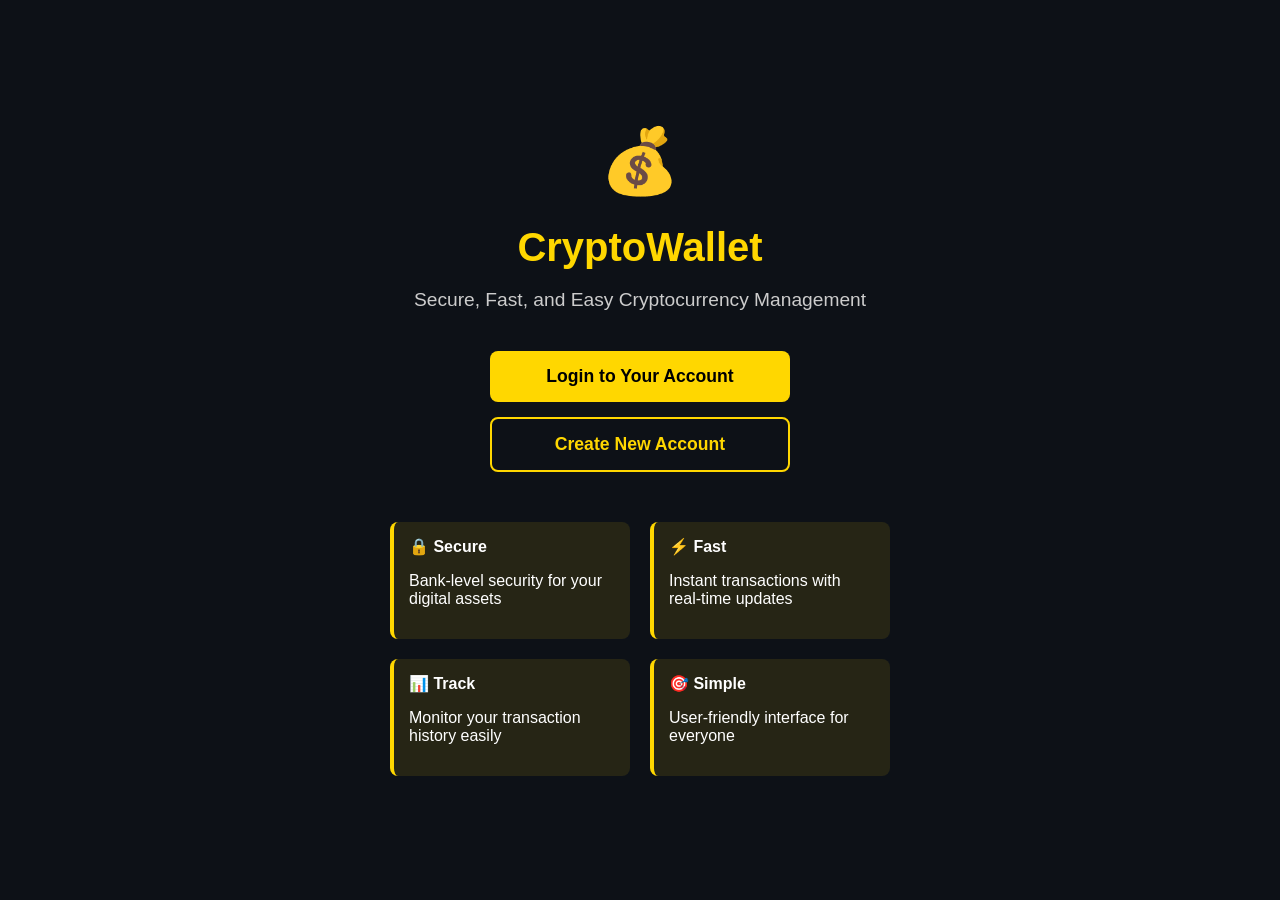
<file: src/main/resources/templates/index.html>
<!DOCTYPE html>
<html xmlns:th="http://www.thymeleaf.org">
<head>
    <meta charset="UTF-8">
    <title>CryptoWallet - Welcome</title>
    <style>
        body {
            background-color: #0d1117;
            color: white;
            font-family: 'Segoe UI', Arial, sans-serif;
            margin: 0;
            padding: 0;
            display: flex;
            justify-content: center;
            align-items: center;
            height: 100vh;
        }
        .container {
            text-align: center;
            max-width: 500px;
            padding: 40px;
        }
        .logo {
            font-size: 4rem;
            margin-bottom: 20px;
            color: #ffd700;
        }
        h1 {
            color: #ffd700;
            margin-bottom: 10px;
            font-size: 2.5rem;
        }
        .subtitle {
            color: #ccc;
            margin-bottom: 40px;
            font-size: 1.2rem;
        }
        .button-container {
            display: flex;
            flex-direction: column;
            gap: 15px;
            max-width: 300px;
            margin: 0 auto;
        }
        .btn {
            padding: 15px 30px;
            border: none;
            border-radius: 8px;
            font-size: 1.1rem;
            font-weight: bold;
            cursor: pointer;
            text-decoration: none;
            display: block;
            transition: all 0.3s ease;
        }
        .btn-primary {
            background-color: #ffd700;
            color: #000;
        }
        .btn-primary:hover {
            background-color: #ffed4a;
            transform: translateY(-2px);
        }
        .btn-secondary {
            background-color: transparent;
            color: #ffd700;
            border: 2px solid #ffd700;
        }
        .btn-secondary:hover {
            background-color: #ffd700;
            color: #000;
            transform: translateY(-2px);
        }
        .features {
            margin-top: 50px;
            display: grid;
            grid-template-columns: repeat(2, 1fr);
            gap: 20px;
            text-align: left;
        }
        .feature {
            background: rgba(255, 215, 0, 0.1);
            padding: 15px;
            border-radius: 8px;
            border-left: 4px solid #ffd700;
        }
    </style>
</head>
<body>
<div class="container">
    <div class="logo">💰</div>
    <h1>CryptoWallet</h1>
    <p class="subtitle">Secure, Fast, and Easy Cryptocurrency Management</p>

    <div class="button-container">
        <a th:href="@{/login}" class="btn btn-primary">Login to Your Account</a>
        <a th:href="@{/register}" class="btn btn-secondary">Create New Account</a>
    </div>

    <div class="features">
        <div class="feature">
            <strong>🔒 Secure</strong>
            <p>Bank-level security for your digital assets</p>
        </div>
        <div class="feature">
            <strong>⚡ Fast</strong>
            <p>Instant transactions with real-time updates</p>
        </div>
        <div class="feature">
            <strong>📊 Track</strong>
            <p>Monitor your transaction history easily</p>
        </div>
        <div class="feature">
            <strong>🎯 Simple</strong>
            <p>User-friendly interface for everyone</p>
        </div>
    </div>
</div>
</body>
</html>
</file>
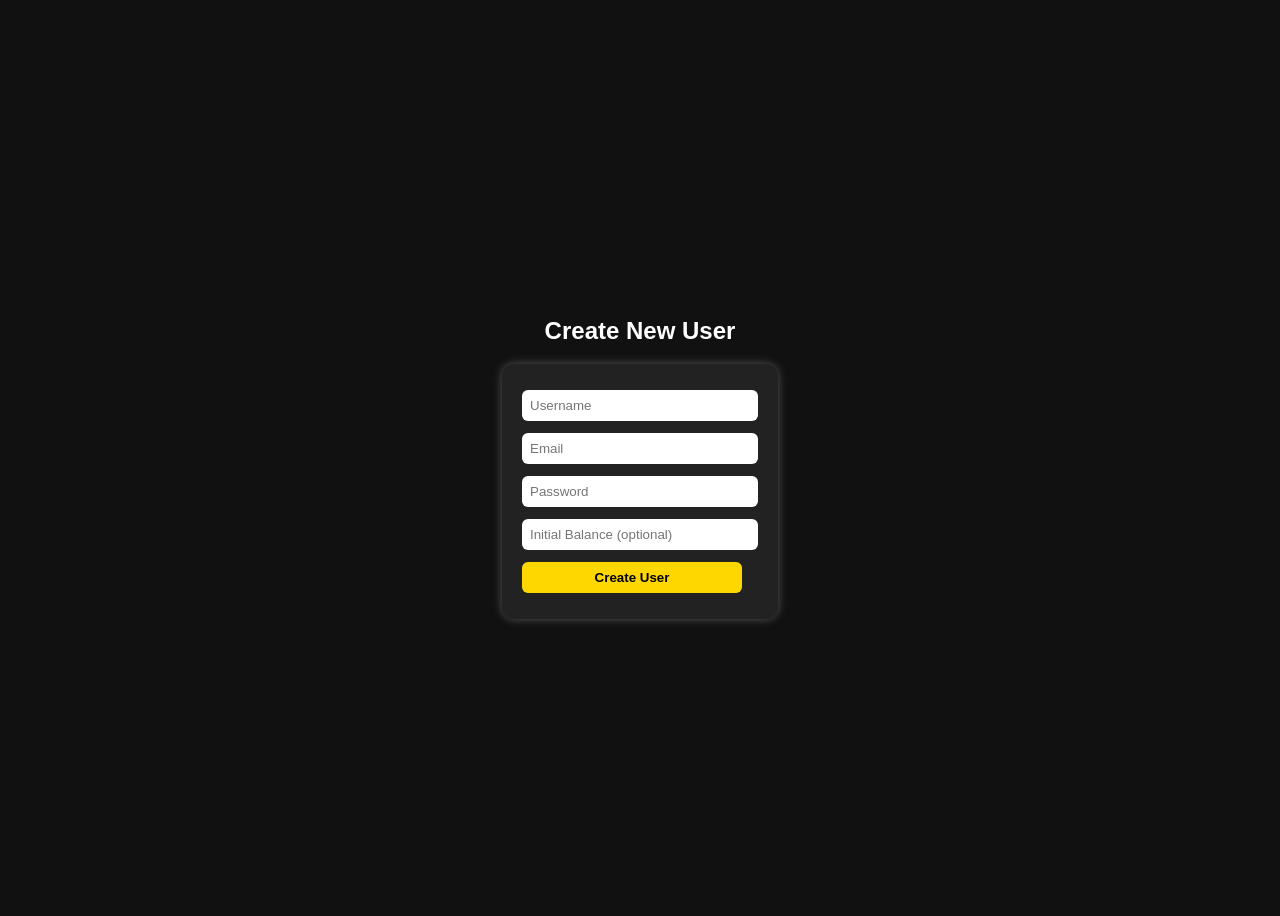
<file: src/main/resources/templates/admin_create_user.html>
<!DOCTYPE html>
<html xmlns:th="http://www.thymeleaf.org">
<head>
    <meta charset="utf-8">
    <title>Create User (Admin)</title>
    <style>
        body {
            font-family: Arial, sans-serif;
            background-color: #111;
            color: #fff;
            display: flex;
            justify-content: center;
            align-items: center;
            height: 100vh;
            flex-direction: column;
        }
        form {
            background-color: #222;
            padding: 20px;
            border-radius: 12px;
            box-shadow: 0 0 10px #555;
        }
        input, button {
            margin: 6px 0;
            padding: 8px;
            width: 220px;
            border-radius: 6px;
            border: none;
        }
        button {
            background-color: gold;
            color: black;
            font-weight: bold;
            cursor: pointer;
        }
    </style>
</head>
<body>
<h2>Create New User</h2>

<div th:if="${error}" th:text="${error}" style="color:red"></div>
<div th:if="${message}" th:text="${message}" style="color:gold"></div>

<form method="post" th:action="@{/admin/create-user}">
    <input name="username" placeholder="Username" required/><br/>
    <input name="email" placeholder="Email" required/><br/>
    <input name="password" placeholder="Password" type="password" required/><br/>
    <input name="initialBalance" placeholder="Initial Balance (optional)"/><br/>
    <button type="submit">Create User</button>
</form>
</body>
</html>
</file>
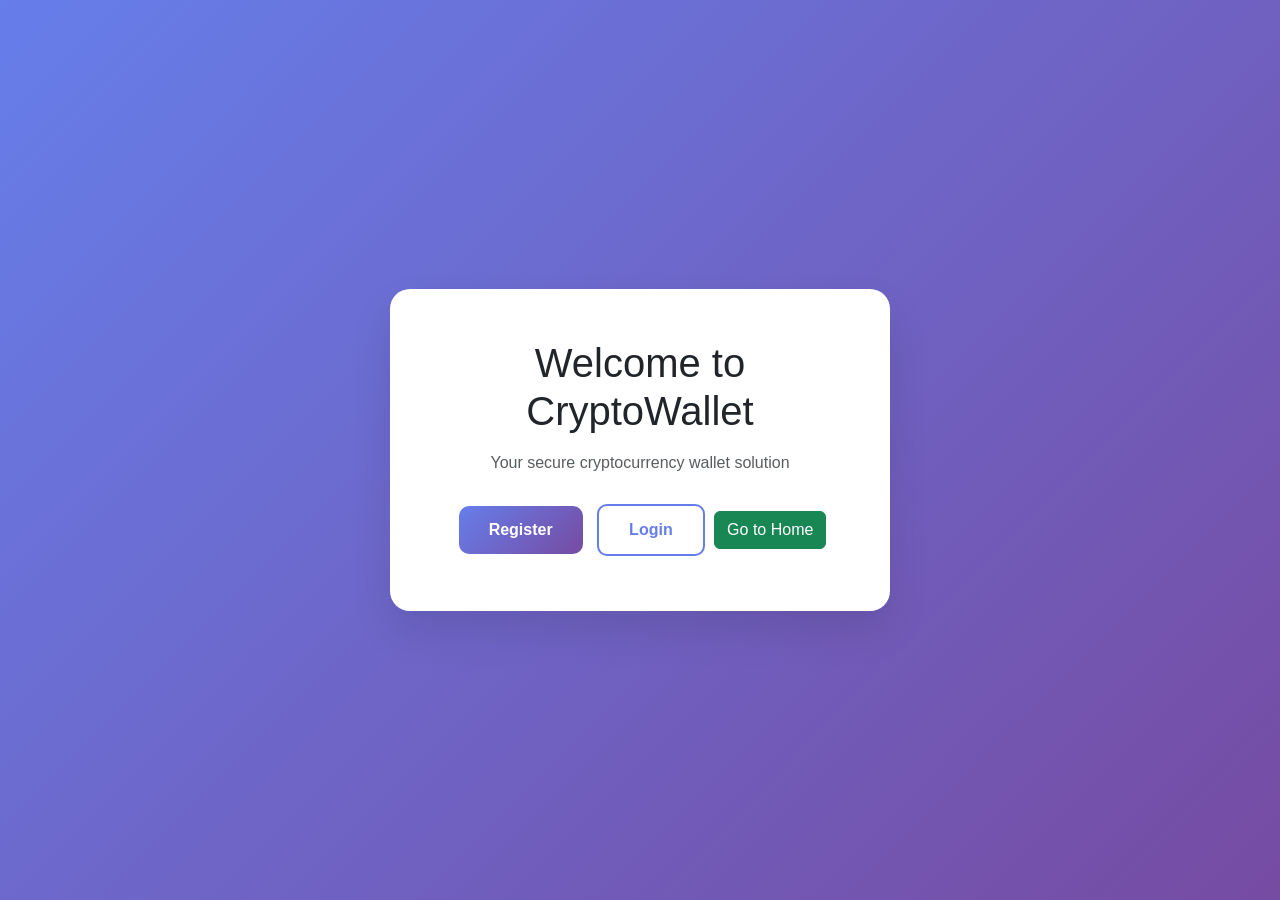
<file: src/main/resources/templates/dashboard.html>
<!DOCTYPE html>
<html xmlns:th="http://www.thymeleaf.org">
<head>
    <title>CryptoWallet</title>
    <link href="https://cdn.jsdelivr.net/npm/bootstrap@5.1.3/dist/css/bootstrap.min.css" rel="stylesheet">
    <style>
        body {
            background: linear-gradient(135deg, #667eea 0%, #764ba2 100%);
            min-height: 100vh;
            display: flex;
            align-items: center;
            justify-content: center;
            font-family: 'Segoe UI', Tahoma, Geneva, Verdana, sans-serif;
        }
        .welcome-container {
            background: white;
            border-radius: 20px;
            padding: 50px;
            text-align: center;
            box-shadow: 0 20px 40px rgba(0,0,0,0.1);
            max-width: 500px;
            width: 100%;
        }
        .btn-primary {
            background: linear-gradient(135deg, #667eea 0%, #764ba2 100%);
            border: none;
            border-radius: 10px;
            padding: 12px 30px;
            font-weight: 600;
            margin: 5px;
        }
        .btn-outline-primary {
            border: 2px solid #667eea;
            color: #667eea;
            border-radius: 10px;
            padding: 12px 30px;
            font-weight: 600;
            margin: 5px;
        }
    </style>
</head>
<body>
<div class="welcome-container">
    <h1 class="mb-3">Welcome to CryptoWallet</h1>
    <p class="text-muted mb-4">Your secure cryptocurrency wallet solution</p>

    <div class="mt-4">
        <a href="/register" class="btn btn-primary">Register</a>
        <a href="/login" class="btn btn-outline-primary">Login</a>
        <a href="/home" class="btn btn-success">Go to Home</a>
    </div>
</div>
</body>
</html>
</file>
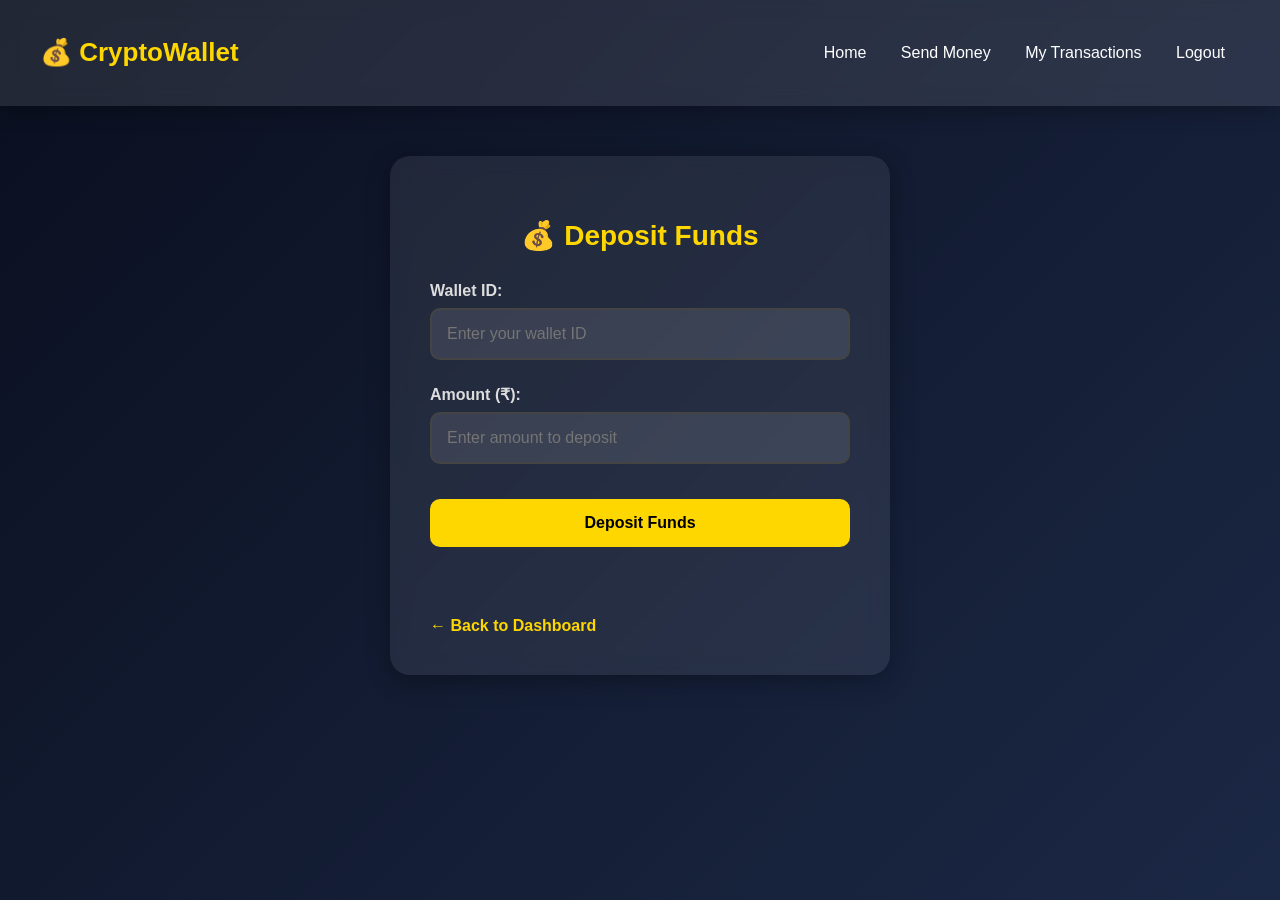
<file: src/main/resources/templates/deposit.html>
<!DOCTYPE html>
<html xmlns:th="http://www.thymeleaf.org">
<head>
    <meta charset="UTF-8">
    <title>Deposit Funds - CryptoWallet</title>
    <style>
        body {
            background: linear-gradient(135deg, #0a0f1f, #1b2845);
            color: white;
            font-family: 'Poppins', sans-serif;
            margin: 0;
            padding: 0;
            min-height: 100vh;
        }

        header {
            background: rgba(255, 255, 255, 0.1);
            padding: 20px 40px;
            display: flex;
            justify-content: space-between;
            align-items: center;
            backdrop-filter: blur(10px);
            box-shadow: 0 4px 20px rgba(0, 0, 0, 0.3);
        }

        header h1 {
            color: #ffd700;
            font-size: 26px;
        }

        header nav a {
            color: #fff;
            text-decoration: none;
            margin: 0 15px;
            transition: color 0.3s;
        }

        header nav a:hover {
            color: #ffd700;
        }

        .container {
            max-width: 500px;
            margin: 50px auto;
            padding: 0 20px;
        }

        .form-card {
            background: rgba(255, 255, 255, 0.08);
            padding: 40px;
            border-radius: 20px;
            box-shadow: 0 6px 25px rgba(0, 0, 0, 0.3);
            backdrop-filter: blur(10px);
        }

        h2 {
            color: #ffd700;
            text-align: center;
            margin-bottom: 30px;
            font-size: 28px;
        }

        .form-group {
            margin-bottom: 25px;
        }

        label {
            display: block;
            margin-bottom: 8px;
            font-weight: 600;
            color: #ddd;
        }

        input[type="number"] {
            width: 100%;
            padding: 15px;
            border: 2px solid #444;
            border-radius: 10px;
            background-color: rgba(255, 255, 255, 0.1);
            color: white;
            font-size: 16px;
            transition: border-color 0.3s;
            box-sizing: border-box;
        }

        input[type="number"]:focus {
            outline: none;
            border-color: #ffd700;
        }

        .btn {
            background-color: #ffd700;
            color: #000;
            border: none;
            padding: 15px 30px;
            border-radius: 10px;
            font-size: 16px;
            font-weight: 600;
            cursor: pointer;
            transition: all 0.3s;
            width: 100%;
            margin-top: 10px;
        }

        .btn:hover {
            background-color: #fff;
            transform: translateY(-2px);
        }

        .message {
            padding: 15px;
            border-radius: 8px;
            margin-top: 20px;
            text-align: center;
            font-weight: 600;
        }

        .success {
            background-color: rgba(0, 255, 136, 0.1);
            color: #00ff88;
            border: 1px solid #00ff88;
        }

        .error {
            background-color: rgba(255, 68, 68, 0.1);
            color: #ff4444;
            border: 1px solid #ff4444;
        }

        .back-link {
            display: inline-block;
            margin-top: 20px;
            color: #ffd700;
            text-decoration: none;
            font-weight: 600;
        }

        .back-link:hover {
            text-decoration: underline;
        }
    </style>
</head>
<body>
<header>
    <h1>💰 CryptoWallet</h1>
    <nav>
        <a th:href="@{/home}">Home</a>
        <a th:href="@{/transactions}">Send Money</a>
        <a th:href="@{/history}">My Transactions</a>
        <a th:href="@{/logout}">Logout</a>
    </nav>
</header>

<div class="container">
    <div class="form-card">
        <h2>💰 Deposit Funds</h2>

        <form th:action="@{/deposit}" method="post">
            <div class="form-group">
                <label for="walletId">Wallet ID:</label>
                <input type="number" id="walletId" name="walletId" placeholder="Enter your wallet ID" required>
            </div>

            <div class="form-group">
                <label for="amount">Amount (₹):</label>
                <input type="number" id="amount" name="amount" step="0.01" min="0.01" placeholder="Enter amount to deposit" required>
            </div>

            <button type="submit" class="btn">Deposit Funds</button>
        </form>

        <!-- FIXED: Simplified Thymeleaf expression -->
        <div th:if="${message}" class="message" th:text="${message}"
             th:class="${#strings.contains(message, '✅') or #strings.contains(message, 'Success')} ? 'success' : 'error'"></div>

        <a th:href="@{/home}" class="back-link">← Back to Dashboard</a>
    </div>
</div>
</body>
</html>
</file>
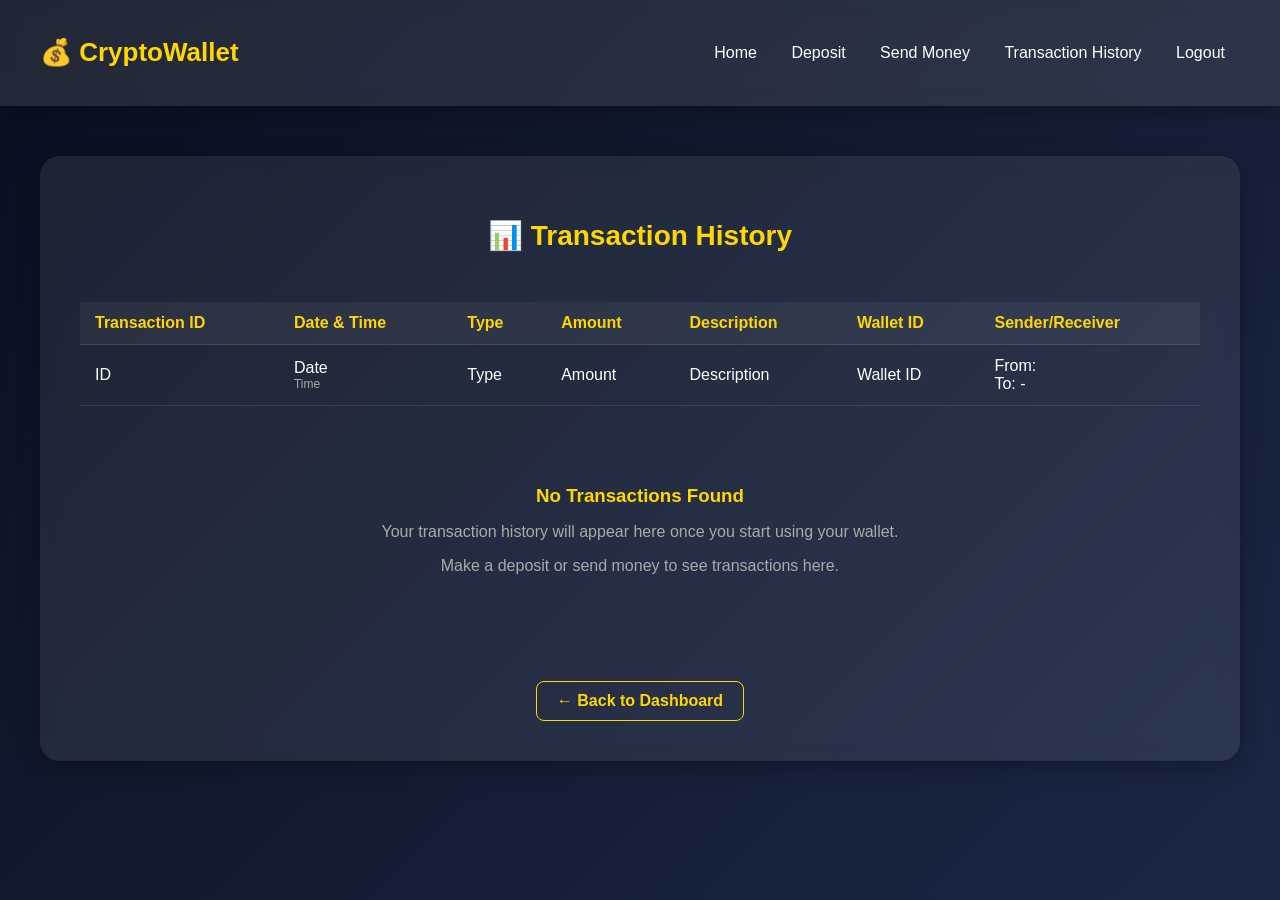
<file: src/main/resources/templates/history.html>
<!DOCTYPE html>
<html xmlns:th="http://www.thymeleaf.org">
<head>
    <meta charset="UTF-8">
    <title>Transaction History - CryptoWallet</title>
    <style>
        body {
            background: linear-gradient(135deg, #0a0f1f, #1b2845);
            color: white;
            font-family: 'Poppins', sans-serif;
            margin: 0;
            padding: 0;
            min-height: 100vh;
        }

        header {
            background: rgba(255, 255, 255, 0.1);
            padding: 20px 40px;
            display: flex;
            justify-content: space-between;
            align-items: center;
            backdrop-filter: blur(10px);
            box-shadow: 0 4px 20px rgba(0, 0, 0, 0.3);
        }

        header h1 {
            color: #ffd700;
            font-size: 26px;
        }

        header nav a {
            color: #fff;
            text-decoration: none;
            margin: 0 15px;
            transition: color 0.3s;
        }

        header nav a:hover {
            color: #ffd700;
        }

        .container {
            max-width: 1200px;
            margin: 50px auto;
            padding: 0 20px;
        }

        .history-card {
            background: rgba(255, 255, 255, 0.08);
            padding: 40px;
            border-radius: 20px;
            box-shadow: 0 6px 25px rgba(0, 0, 0, 0.3);
            backdrop-filter: blur(10px);
        }

        h2 {
            color: #ffd700;
            text-align: center;
            margin-bottom: 30px;
            font-size: 28px;
        }

        .transactions-table {
            width: 100%;
            border-collapse: collapse;
            margin-top: 20px;
        }

        .transactions-table th,
        .transactions-table td {
            padding: 12px 15px;
            text-align: left;
            border-bottom: 1px solid rgba(255, 255, 255, 0.1);
        }

        .transactions-table th {
            color: #ffd700;
            font-weight: 600;
            background: rgba(255, 255, 255, 0.05);
        }

        .transaction-type {
            padding: 6px 12px;
            border-radius: 6px;
            font-weight: 600;
            font-size: 12px;
        }

        .type-DEPOSIT {
            background-color: rgba(0, 255, 136, 0.2);
            color: #00ff88;
            border: 1px solid rgba(0, 255, 136, 0.3);
        }

        .type-WITHDRAWAL {
            background-color: rgba(255, 68, 68, 0.2);
            color: #ff4444;
            border: 1px solid rgba(255, 68, 68, 0.3);
        }

        .type-TRANSFER {
            background-color: rgba(255, 215, 0, 0.2);
            color: #ffd700;
            border: 1px solid rgba(255, 215, 0, 0.3);
        }

        .amount-positive {
            color: #00ff88;
            font-weight: 600;
        }

        .amount-negative {
            color: #ff4444;
            font-weight: 600;
        }

        .no-transactions {
            text-align: center;
            padding: 60px 40px;
            color: #aaa;
        }

        .no-transactions h3 {
            color: #ffd700;
            margin-bottom: 15px;
        }

        .back-link {
            display: inline-block;
            margin-top: 30px;
            color: #ffd700;
            text-decoration: none;
            font-weight: 600;
            padding: 10px 20px;
            border: 1px solid #ffd700;
            border-radius: 8px;
            transition: all 0.3s;
        }

        .back-link:hover {
            background-color: #ffd700;
            color: #000;
            text-decoration: none;
        }

        .table-container {
            overflow-x: auto;
        }

        .timestamp {
            font-size: 12px;
            color: #aaa;
        }
    </style>
</head>
<body>
<header>
    <h1>💰 CryptoWallet</h1>
    <nav>
        <a th:href="@{/home}">Home</a>
        <a th:href="@{/deposit}">Deposit</a>
        <a th:href="@{/transactions}">Send Money</a>
        <a th:href="@{/history}">Transaction History</a>
        <a th:href="@{/logout}">Logout</a>
    </nav>
</header>

<div class="container">
    <div class="history-card">
        <h2>📊 Transaction History</h2>

        <div class="table-container">
            <table class="transactions-table" th:if="${not #lists.isEmpty(transactions)}">
                <thead>
                <tr>
                    <th>Transaction ID</th>
                    <th>Date & Time</th>
                    <th>Type</th>
                    <th>Amount</th>
                    <th>Description</th>
                    <th>Wallet ID</th>
                    <th>Sender/Receiver</th>
                </tr>
                </thead>
                <tbody>
                <tr th:each="transaction : ${transactions}">
                    <td th:text="${transaction.id}">ID</td>
                    <td>
                        <div th:text="${#temporals.format(transaction.timestamp, 'dd-MM-yyyy')}">Date</div>
                        <div class="timestamp" th:text="${#temporals.format(transaction.timestamp, 'HH:mm:ss')}">Time</div>
                    </td>
                    <td>
                            <span th:class="'transaction-type type-' + ${transaction.type}"
                                  th:text="${transaction.type}">Type</span>
                    </td>
                    <td th:class="${transaction.type == 'DEPOSIT' ? 'amount-positive' : 'amount-negative'}"
                        th:text="'₹' + ${transaction.amount}">Amount</td>
                    <td th:text="${transaction.description}">Description</td>
                    <td th:text="${transaction.wallet != null ? transaction.wallet.id : 'N/A'}">Wallet ID</td>
                    <td>
                            <span th:if="${transaction.type == 'TRANSFER'}">
                                From: <span th:text="${transaction.senderWalletId}"></span><br>
                                To: <span th:text="${transaction.receiverWalletId}"></span>
                            </span>
                        <span th:if="${transaction.type != 'TRANSFER'}">-</span>
                    </td>
                </tr>
                </tbody>
            </table>
        </div>

        <div th:if="${#lists.isEmpty(transactions)}" class="no-transactions">
            <h3>No Transactions Found</h3>
            <p>Your transaction history will appear here once you start using your wallet.</p>
            <p>Make a deposit or send money to see transactions here.</p>
        </div>

        <div style="text-align: center;">
            <a th:href="@{/home}" class="back-link">← Back to Dashboard</a>
        </div>
    </div>
</div>
</body>
</html>
</file>
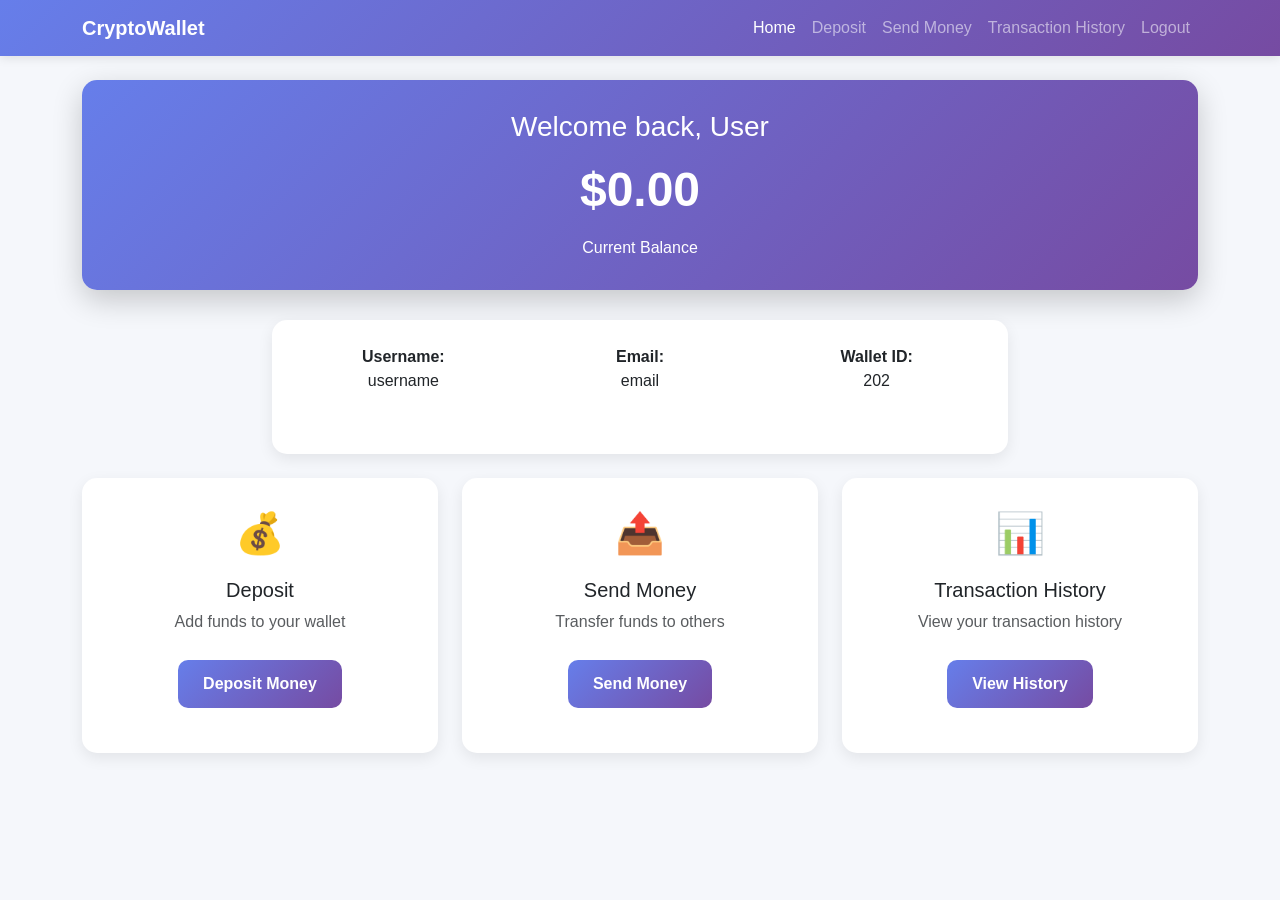
<file: src/main/resources/templates/home.html>
<!DOCTYPE html>
<html xmlns:th="http://www.thymeleaf.org">
<head>
    <title>CryptoWallet</title>
    <link href="https://cdn.jsdelivr.net/npm/bootstrap@5.1.3/dist/css/bootstrap.min.css" rel="stylesheet">
    <style>
        body {
            background-color: #f5f7fb;
            font-family: 'Segoe UI', Tahoma, Geneva, Verdana, sans-serif;
        }
        .navbar {
            background: linear-gradient(135deg, #667eea 0%, #764ba2 100%);
            box-shadow: 0 2px 10px rgba(0,0,0,0.1);
        }
        .balance-card {
            background: linear-gradient(135deg, #667eea 0%, #764ba2 100%);
            color: white;
            border-radius: 15px;
            padding: 30px;
            margin-bottom: 30px;
            box-shadow: 0 10px 30px rgba(0,0,0,0.2);
        }
        .feature-card {
            background: white;
            border-radius: 15px;
            padding: 25px;
            margin-bottom: 20px;
            box-shadow: 0 5px 15px rgba(0,0,0,0.08);
            border: none;
            transition: transform 0.3s ease;
            height: 100%;
        }
        .feature-card:hover {
            transform: translateY(-5px);
        }
        .feature-icon {
            font-size: 2.5rem;
            margin-bottom: 15px;
            color: #667eea;
        }
        .balance-amount {
            font-size: 3rem;
            font-weight: bold;
            margin: 10px 0;
        }
        .btn-feature {
            background: linear-gradient(135deg, #667eea 0%, #764ba2 100%);
            color: white;
            border: none;
            border-radius: 10px;
            padding: 12px 25px;
            font-weight: 600;
            margin-top: 10px;
        }
    </style>
</head>
<body>
<!-- Navigation -->
<nav class="navbar navbar-expand-lg navbar-dark">
    <div class="container">
        <a class="navbar-brand fw-bold" href="/home">CryptoWallet</a>
        <div class="navbar-nav ms-auto">
            <a class="nav-link active" href="/home">Home</a>
            <a class="nav-link" href="/deposit">Deposit</a>
            <a class="nav-link" href="/transfer">Send Money</a>
            <a class="nav-link" href="/history">Transaction History</a>
            <a class="nav-link" href="/logout">Logout</a>
        </div>
    </div>
</nav>

<div class="container mt-4">
    <!-- Welcome and Balance Section -->
    <div class="balance-card text-center">
        <h3>Welcome back, <span th:text="${username}">User</span></h3>
        <div class="balance-amount">$<span th:text="${balance}">0.00</span></div>
        <p class="mb-0">Current Balance</p>
    </div>

    <!-- User Information -->
    <div class="row mb-4">
        <div class="col-md-8 mx-auto">
            <div class="feature-card text-center">
                <div class="row">
                    <div class="col-md-4">
                        <p><strong>Username:</strong><br><span th:text="${username}">username</span></p>
                    </div>
                    <div class="col-md-4">
                        <p><strong>Email:</strong><br><span th:text="${email}">email</span></p>
                    </div>
                    <div class="col-md-4">
                        <p><strong>Wallet ID:</strong><br><span th:text="${wallet?.id}">202</span></p>
                    </div>
                </div>
            </div>
        </div>
    </div>

    <!-- Feature Cards -->
    <div class="row">
        <div class="col-md-4">
            <div class="feature-card text-center">
                <div class="feature-icon">💰</div>
                <h5>Deposit</h5>
                <p class="text-muted">Add funds to your wallet</p>
                <a href="/deposit" class="btn btn-feature">Deposit Money</a>
            </div>
        </div>
        <div class="col-md-4">
            <div class="feature-card text-center">
                <div class="feature-icon">📤</div>
                <h5>Send Money</h5>
                <p class="text-muted">Transfer funds to others</p>
                <a href="/transfer" class="btn btn-feature">Send Money</a>
            </div>
        </div>
        <div class="col-md-4">
            <div class="feature-card text-center">
                <div class="feature-icon">📊</div>
                <h5>Transaction History</h5>
                <p class="text-muted">View your transaction history</p>
                <a href="/history" class="btn btn-feature">View History</a>
            </div>
        </div>
    </div>
</div>
</body>
</html>
</file>
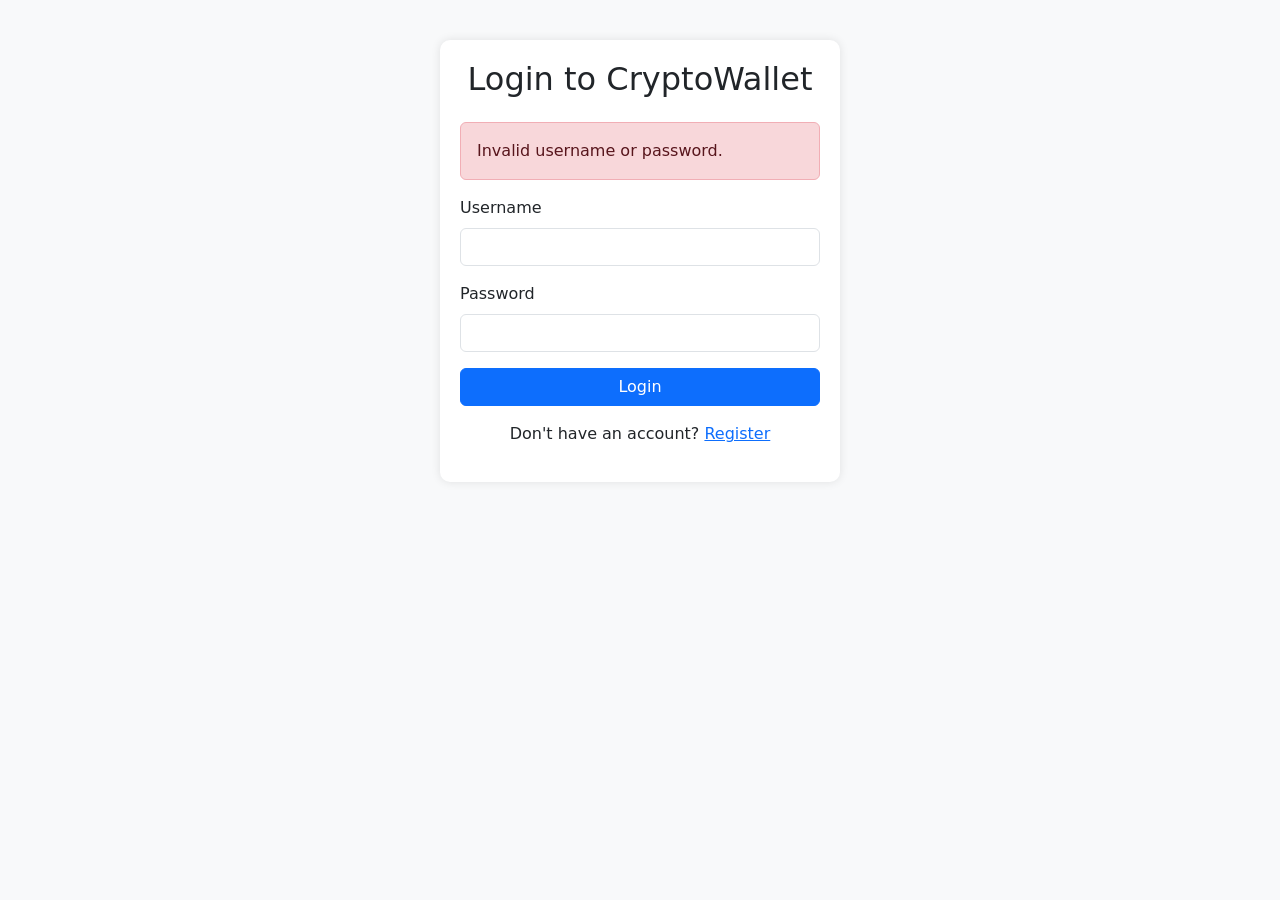
<file: src/main/resources/templates/login.html>
<!DOCTYPE html>
<html xmlns:th="http://www.thymeleaf.org">
<head>
    <title>Login - CryptoWallet</title>
    <link href="https://cdn.jsdelivr.net/npm/bootstrap@5.1.3/dist/css/bootstrap.min.css" rel="stylesheet">
    <style>
        body {
            background-color: #f8f9fa;
            padding-top: 40px;
        }
        .login-container {
            max-width: 400px;
            margin: 0 auto;
            padding: 20px;
            background: white;
            border-radius: 10px;
            box-shadow: 0 0 10px rgba(0,0,0,0.1);
        }
    </style>
</head>
<body>
<div class="container">
    <div class="login-container">
        <h2 class="text-center mb-4">Login to CryptoWallet</h2>

        <!-- Display error messages -->
        <div th:if="${param.error}" class="alert alert-danger">
            Invalid username or password.
        </div>

        <form method="post" th:action="@{/login}">
            <div class="mb-3">
                <label for="username" class="form-label">Username</label>
                <input type="text" class="form-control" id="username" name="username" required>
            </div>

            <div class="mb-3">
                <label for="password" class="form-label">Password</label>
                <input type="password" class="form-control" id="password" name="password" required>
            </div>

            <button type="submit" class="btn btn-primary w-100">Login</button>
        </form>

        <div class="text-center mt-3">
            <p>Don't have an account? <a href="/register">Register</a></p>
        </div>
    </div>
</div>
</body>
</html>
</file>
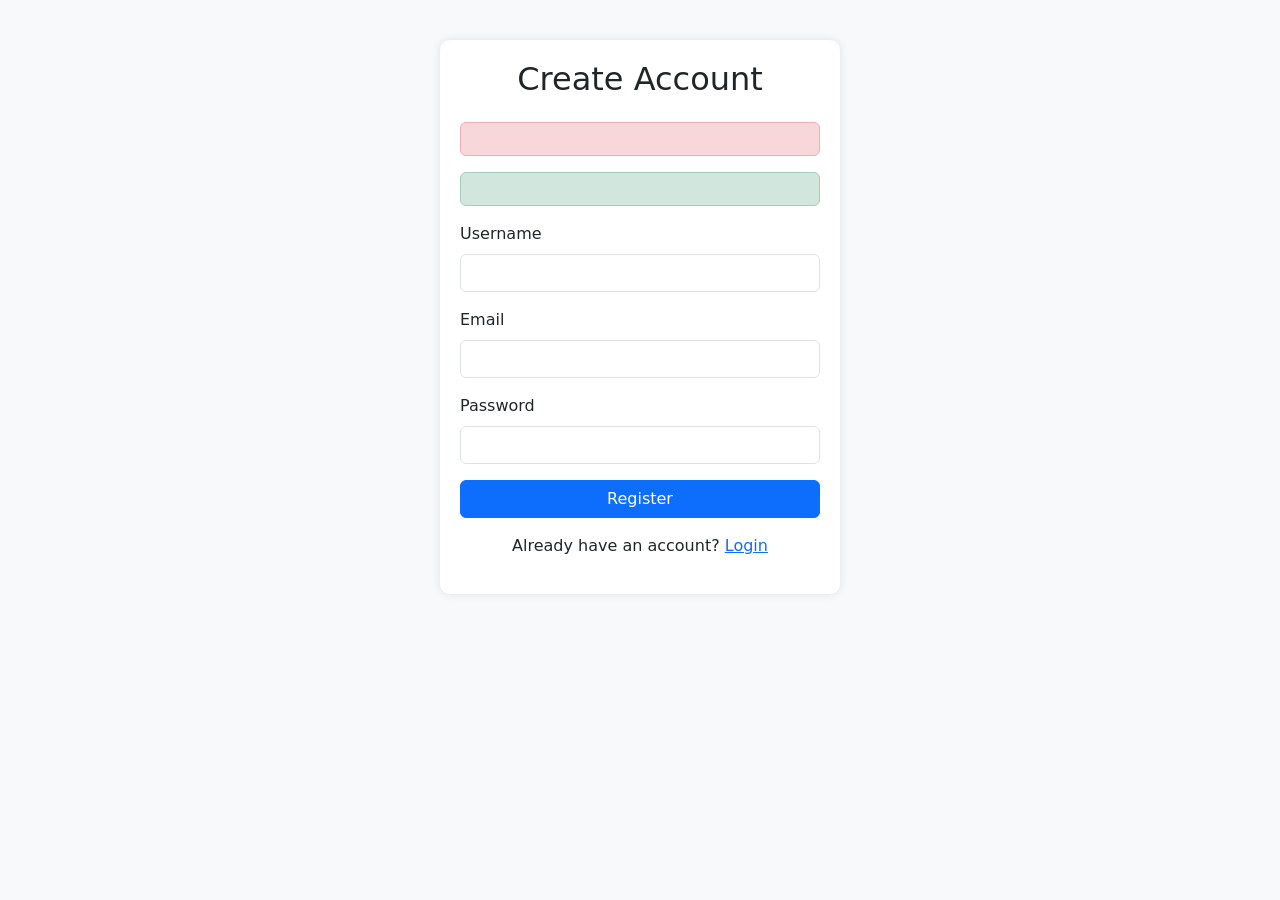
<file: src/main/resources/templates/register.html>
<!DOCTYPE html>
<html xmlns:th="http://www.thymeleaf.org">
<head>
    <title>Register - CryptoWallet</title>
    <link href="https://cdn.jsdelivr.net/npm/bootstrap@5.1.3/dist/css/bootstrap.min.css" rel="stylesheet">
    <style>
        body {
            background-color: #f8f9fa;
            padding-top: 40px;
        }
        .register-container {
            max-width: 400px;
            margin: 0 auto;
            padding: 20px;
            background: white;
            border-radius: 10px;
            box-shadow: 0 0 10px rgba(0,0,0,0.1);
        }
    </style>
</head>
<body>
<div class="container">
    <div class="register-container">
        <h2 class="text-center mb-4">Create Account</h2>

        <!-- Display error messages -->
        <div th:if="${error}" class="alert alert-danger" th:text="${error}"></div>

        <!-- Display success messages -->
        <div th:if="${success}" class="alert alert-success" th:text="${success}"></div>

        <form method="post" th:action="@{/register}">
            <div class="mb-3">
                <label for="username" class="form-label">Username</label>
                <input type="text" class="form-control" id="username" name="username" required>
            </div>

            <div class="mb-3">
                <label for="email" class="form-label">Email</label>
                <input type="email" class="form-control" id="email" name="email" required>
            </div>

            <div class="mb-3">
                <label for="password" class="form-label">Password</label>
                <input type="password" class="form-control" id="password" name="password" required>
            </div>

            <button type="submit" class="btn btn-primary w-100">Register</button>
        </form>

        <div class="text-center mt-3">
            <p>Already have an account? <a href="/login">Login</a></p>
        </div>
    </div>
</div>
</body>
</html>
</file>
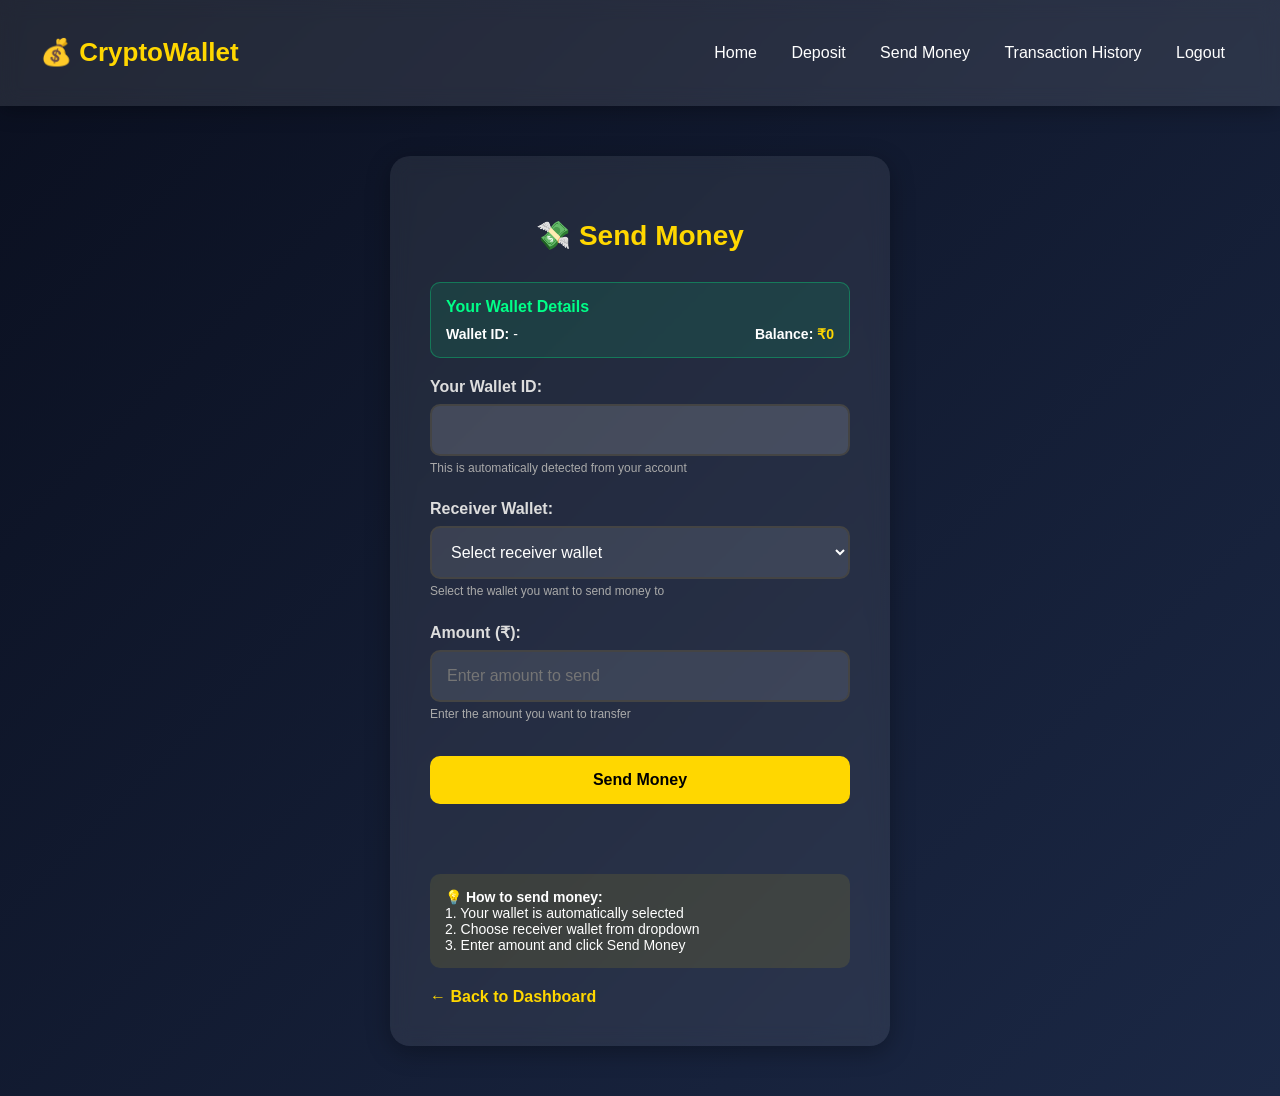
<file: src/main/resources/templates/transactions.html>
<!DOCTYPE html>
<html xmlns:th="http://www.thymeleaf.org">
<head>
    <meta charset="UTF-8">
    <title>Send Money - CryptoWallet</title>
    <style>
        body {
            background: linear-gradient(135deg, #0a0f1f, #1b2845);
            color: white;
            font-family: 'Poppins', sans-serif;
            margin: 0;
            padding: 0;
            min-height: 100vh;
        }

        header {
            background: rgba(255, 255, 255, 0.1);
            padding: 20px 40px;
            display: flex;
            justify-content: space-between;
            align-items: center;
            backdrop-filter: blur(10px);
            box-shadow: 0 4px 20px rgba(0, 0, 0, 0.3);
        }

        header h1 {
            color: #ffd700;
            font-size: 26px;
        }

        header nav a {
            color: #fff;
            text-decoration: none;
            margin: 0 15px;
            transition: color 0.3s;
        }

        header nav a:hover {
            color: #ffd700;
        }

        .container {
            max-width: 500px;
            margin: 50px auto;
            padding: 0 20px;
        }

        .form-card {
            background: rgba(255, 255, 255, 0.08);
            padding: 40px;
            border-radius: 20px;
            box-shadow: 0 6px 25px rgba(0, 0, 0, 0.3);
            backdrop-filter: blur(10px);
        }

        h2 {
            color: #ffd700;
            text-align: center;
            margin-bottom: 30px;
            font-size: 28px;
        }

        .form-group {
            margin-bottom: 25px;
        }

        label {
            display: block;
            margin-bottom: 8px;
            font-weight: 600;
            color: #ddd;
        }

        input[type="number"], input[type="text"], select {
            width: 100%;
            padding: 15px;
            border: 2px solid #444;
            border-radius: 10px;
            background-color: rgba(255, 255, 255, 0.1);
            color: white;
            font-size: 16px;
            transition: border-color 0.3s;
            box-sizing: border-box;
        }

        input[type="number"]:focus, input[type="text"]:focus, select:focus {
            outline: none;
            border-color: #ffd700;
        }

        input[readonly] {
            background-color: rgba(255, 255, 255, 0.15) !important;
            color: #ccc !important;
            cursor: not-allowed;
        }

        .btn {
            background-color: #ffd700;
            color: #000;
            border: none;
            padding: 15px 30px;
            border-radius: 10px;
            font-size: 16px;
            font-weight: 600;
            cursor: pointer;
            transition: all 0.3s;
            width: 100%;
            margin-top: 10px;
        }

        .btn:hover {
            background-color: #fff;
            transform: translateY(-2px);
        }

        .message {
            padding: 15px;
            border-radius: 8px;
            margin-top: 20px;
            text-align: center;
            font-weight: 600;
        }

        .success {
            background-color: rgba(0, 255, 136, 0.1);
            color: #00ff88;
            border: 1px solid #00ff88;
        }

        .error {
            background-color: rgba(255, 68, 68, 0.1);
            color: #ff4444;
            border: 1px solid #ff4444;
        }

        .back-link {
            display: inline-block;
            margin-top: 20px;
            color: #ffd700;
            text-decoration: none;
            font-weight: 600;
        }

        .back-link:hover {
            text-decoration: underline;
        }

        .demo-info {
            background: rgba(255, 215, 0, 0.1);
            padding: 15px;
            border-radius: 10px;
            margin-top: 20px;
            font-size: 14px;
        }

        .user-wallet-info {
            background: rgba(0, 255, 136, 0.1);
            padding: 15px;
            border-radius: 10px;
            margin-bottom: 20px;
            border: 1px solid rgba(0, 255, 136, 0.3);
        }

        .user-wallet-info h4 {
            color: #00ff88;
            margin: 0 0 10px 0;
        }

        .user-wallet-details {
            display: flex;
            justify-content: space-between;
            font-size: 14px;
        }

        .wallet-balance {
            color: #ffd700;
            font-weight: bold;
        }

        small {
            color: #aaa;
            font-size: 12px;
            display: block;
            margin-top: 5px;
        }

        option {
            background-color: #1b2845;
            color: white;
        }
    </style>
</head>
<body>
<header>
    <h1>💰 CryptoWallet</h1>
    <nav>
        <a th:href="@{/home}">Home</a>
        <a th:href="@{/deposit}">Deposit</a>
        <a th:href="@{/transactions}">Send Money</a>
        <a th:href="@{/history}">Transaction History</a>
        <a th:href="@{/logout}">Logout</a>
    </nav>
</header>

<div class="container">
    <div class="form-card">
        <h2>💸 Send Money</h2>

        <!-- User Wallet Info -->
        <div class="user-wallet-info" th:if="${userWallet}">
            <h4>Your Wallet Details</h4>
            <div class="user-wallet-details">
                <div>
                    <strong>Wallet ID:</strong> <span th:text="${userWallet.id}">-</span>
                </div>
                <div>
                    <strong>Balance:</strong> <span class="wallet-balance">₹<span th:text="${userWallet.balance}">0</span></span>
                </div>
            </div>
        </div>

        <form th:action="@{/transactions}" method="post">
            <!-- Auto-detected From Wallet -->
            <div class="form-group">
                <label for="fromWalletId">Your Wallet ID:</label>
                <input type="text" id="fromWalletId" th:value="${userWalletId}" readonly>
                <small>This is automatically detected from your account</small>
            </div>

            <!-- Receiver Wallet Dropdown -->
            <div class="form-group">
                <label for="toWalletId">Receiver Wallet:</label>
                <select id="toWalletId" name="toWalletId" required>
                    <option value="">Select receiver wallet</option>
                    <option th:each="wallet : ${wallets}"
                            th:value="${wallet.id}"
                            th:text="'Wallet ' + ${wallet.id} + ' (' + ${wallet.user.username} + ') - ₹' + ${wallet.balance}">
                    </option>
                </select>
                <small>Select the wallet you want to send money to</small>
            </div>

            <div class="form-group">
                <label for="amount">Amount (₹):</label>
                <input type="text" id="amount" name="amount" placeholder="Enter amount to send" required>
                <small>Enter the amount you want to transfer</small>
            </div>

            <button type="submit" class="btn">Send Money</button>
        </form>

        <!-- Message display -->
        <div th:if="${message}" class="message" th:text="${message}"
             th:class="${#strings.contains(message, '✅') or #strings.contains(message, 'Success')} ? 'success' : 'error'"></div>

        <div class="demo-info">
            <strong>💡 How to send money:</strong><br>
            1. Your wallet is automatically selected<br>
            2. Choose receiver wallet from dropdown<br>
            3. Enter amount and click Send Money
        </div>

        <a th:href="@{/home}" class="back-link">← Back to Dashboard</a>
    </div>
</div>
</body>
</html>
</file>
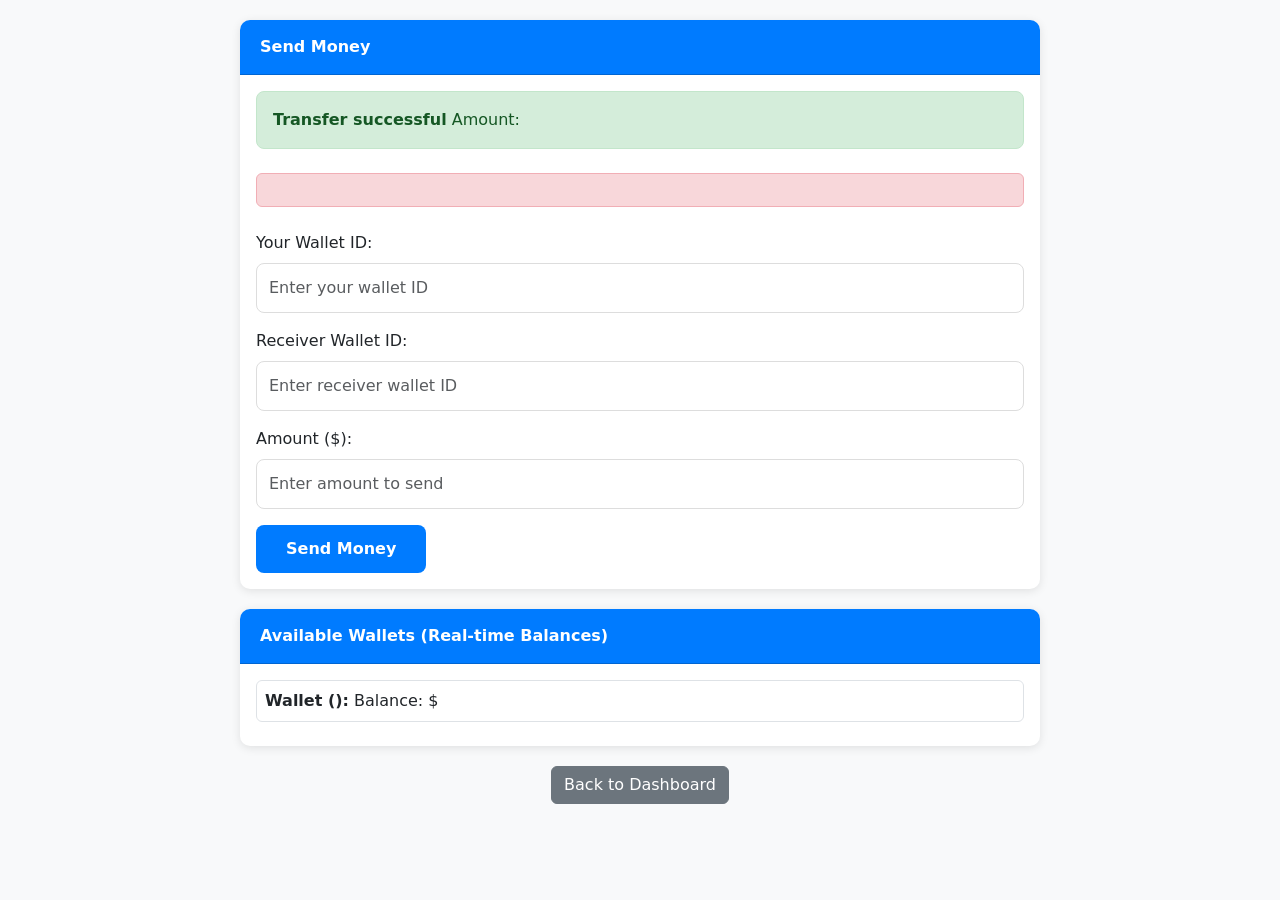
<file: src/main/resources/templates/transfer.html>
<!DOCTYPE html>
<html xmlns:th="http://www.thymeleaf.org">
<head>
    <title>Send Money - CryptoWallet</title>
    <link href="https://cdn.jsdelivr.net/npm/bootstrap@5.1.3/dist/css/bootstrap.min.css" rel="stylesheet">
    <style>
        body {
            background-color: #f8f9fa;
            padding: 20px;
        }
        .transfer-container {
            max-width: 800px;
            margin: 0 auto;
        }
        .card {
            border: none;
            border-radius: 10px;
            box-shadow: 0 2px 10px rgba(0,0,0,0.1);
            margin-bottom: 20px;
        }
        .card-header {
            background-color: #007bff;
            color: white;
            border-radius: 10px 10px 0 0 !important;
            padding: 15px 20px;
            font-weight: 600;
        }
        .form-control {
            border-radius: 8px;
            padding: 12px;
            border: 1px solid #ddd;
        }
        .btn-primary {
            background-color: #007bff;
            border: none;
            padding: 12px 30px;
            border-radius: 8px;
            font-weight: 600;
        }
        .alert-success {
            background-color: #d4edda;
            border-color: #c3e6cb;
            color: #155724;
            border-radius: 8px;
        }
        .wallet-list {
            max-height: 300px;
            overflow-y: auto;
        }
    </style>
</head>
<body>
<div class="transfer-container">
    <!-- Send Money Card -->
    <div class="card">
        <div class="card-header">
            Send Money
        </div>
        <div class="card-body">
            <!-- Success Message -->
            <div th:if="${success}" class="alert alert-success mb-4">
                <strong>Transfer successful</strong> Amount: <span th:text="${amount}"></span>
            </div>

            <!-- Error Message -->
            <div th:if="${error}" class="alert alert-danger mb-4" th:text="${error}"></div>

            <form method="post" th:action="@{/transfer}">
                <div class="mb-3">
                    <label class="form-label">Your Wallet ID:</label>
                    <input type="text" class="form-control" name="fromWalletId"
                           placeholder="Enter your wallet ID" required>
                </div>

                <div class="mb-3">
                    <label class="form-label">Receiver Wallet ID:</label>
                    <input type="text" class="form-control" name="toWalletId"
                           placeholder="Enter receiver wallet ID" required>
                </div>

                <div class="mb-3">
                    <label class="form-label">Amount ($):</label>
                    <input type="number" step="0.01" class="form-control" name="amount"
                           placeholder="Enter amount to send" required>
                </div>

                <button type="submit" class="btn btn-primary">Send Money</button>
            </form>
        </div>
    </div>

    <!-- Available Wallets Card -->
    <div class="card">
        <div class="card-header">
            Available Wallets (Real-time Balances)
        </div>
        <div class="card-body">
            <div class="wallet-list">
                <div th:each="wallet : ${wallets}" class="mb-2 p-2 border rounded">
                    <strong>Wallet <span th:text="${wallet.id}"></span>
                        (<span th:text="${wallet.user.username}"></span>):</strong>
                    Balance: $<span th:text="${#numbers.formatDecimal(wallet.balance, 1, 2)}"></span>
                </div>
            </div>
        </div>
    </div>

    <!-- Back Button -->
    <div class="text-center mt-3">
        <a href="/home" class="btn btn-secondary">Back to Dashboard</a>
    </div>
</div>
</body>
</html>
</file>
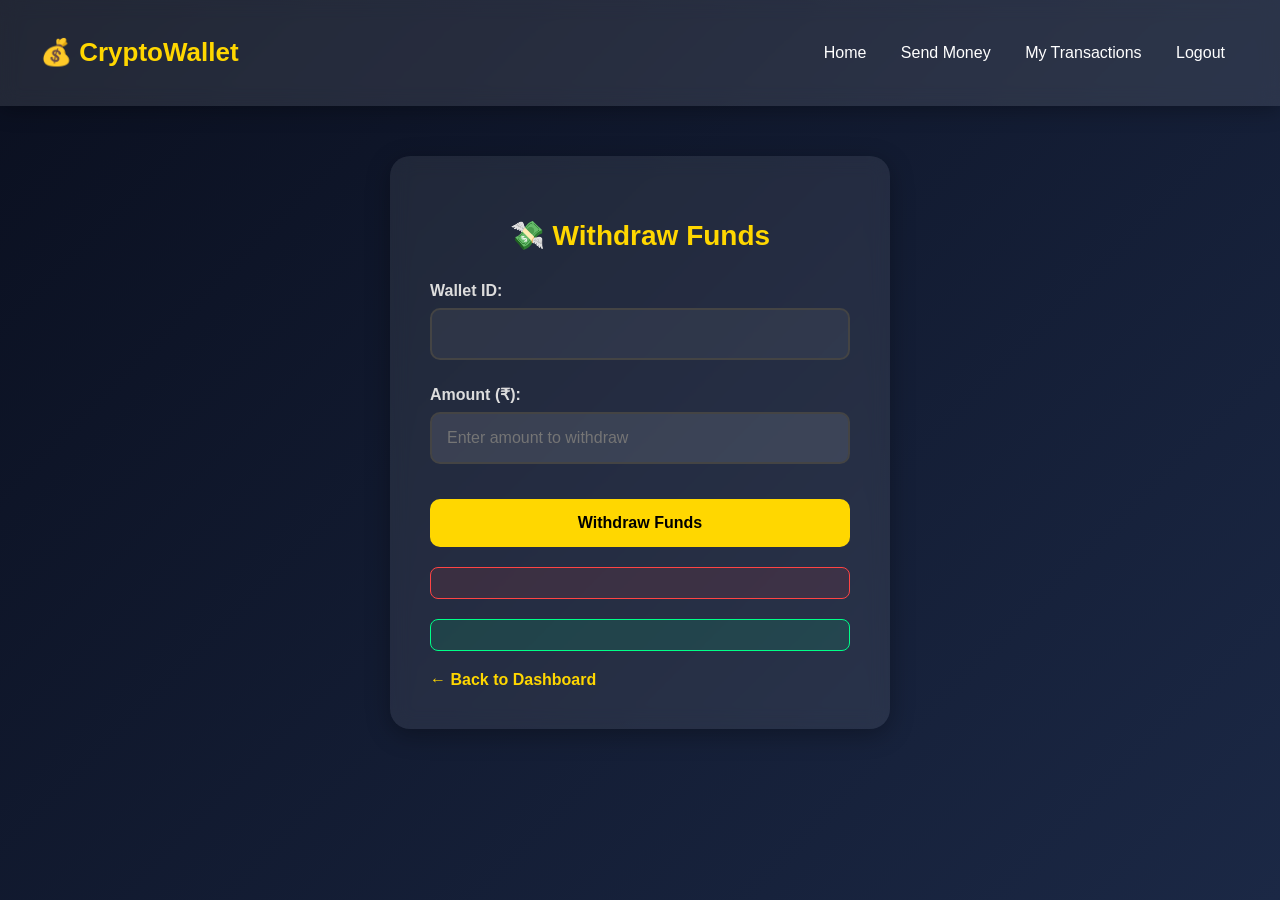
<file: src/main/resources/templates/Withdraw.html>
<!DOCTYPE html>
<html xmlns:th="http://www.thymeleaf.org">
<head>
    <meta charset="UTF-8">
    <title>Withdraw Funds - CryptoWallet</title>
    <style>
        body {
            background: linear-gradient(135deg, #0a0f1f, #1b2845);
            color: white;
            font-family: 'Poppins', sans-serif;
            margin: 0;
            padding: 0;
            min-height: 100vh;
        }

        header {
            background: rgba(255, 255, 255, 0.1);
            padding: 20px 40px;
            display: flex;
            justify-content: space-between;
            align-items: center;
            backdrop-filter: blur(10px);
            box-shadow: 0 4px 20px rgba(0, 0, 0, 0.3);
        }

        header h1 {
            color: #ffd700;
            font-size: 26px;
        }

        header nav a {
            color: #fff;
            text-decoration: none;
            margin: 0 15px;
            transition: color 0.3s;
        }

        header nav a:hover {
            color: #ffd700;
        }

        .container {
            max-width: 500px;
            margin: 50px auto;
            padding: 0 20px;
        }

        .form-card {
            background: rgba(255, 255, 255, 0.08);
            padding: 40px;
            border-radius: 20px;
            box-shadow: 0 6px 25px rgba(0, 0, 0, 0.3);
            backdrop-filter: blur(10px);
        }

        h2 {
            color: #ffd700;
            text-align: center;
            margin-bottom: 30px;
            font-size: 28px;
        }

        .form-group {
            margin-bottom: 25px;
        }

        label {
            display: block;
            margin-bottom: 8px;
            font-weight: 600;
            color: #ddd;
        }

        input[type="text"],
        input[type="number"] {
            width: 100%;
            padding: 15px;
            border: 2px solid #444;
            border-radius: 10px;
            background-color: rgba(255, 255, 255, 0.1);
            color: white;
            font-size: 16px;
            transition: border-color 0.3s;
            box-sizing: border-box;
        }

        input[type="text"]:focus,
        input[type="number"]:focus {
            outline: none;
            border-color: #ffd700;
        }

        input[type="text"]:read-only {
            background-color: rgba(255, 255, 255, 0.05);
            color: #888;
            cursor: not-allowed;
        }

        .btn {
            background-color: #ffd700;
            color: #000;
            border: none;
            padding: 15px 30px;
            border-radius: 10px;
            font-size: 16px;
            font-weight: 600;
            cursor: pointer;
            transition: all 0.3s;
            width: 100%;
            margin-top: 10px;
        }

        .btn:hover {
            background-color: #fff;
            transform: translateY(-2px);
        }

        .message {
            padding: 15px;
            border-radius: 8px;
            margin-top: 20px;
            text-align: center;
            font-weight: 600;
        }

        .error {
            background-color: rgba(255, 68, 68, 0.1);
            color: #ff4444;
            border: 1px solid #ff4444;
        }

        .success {
            background-color: rgba(0, 255, 136, 0.1);
            color: #00ff88;
            border: 1px solid #00ff88;
        }

        .back-link {
            display: inline-block;
            margin-top: 20px;
            color: #ffd700;
            text-decoration: none;
            font-weight: 600;
        }

        .back-link:hover {
            text-decoration: underline;
        }
    </style>
</head>
<body>
<header>
    <h1>💰 CryptoWallet</h1>
    <nav>
        <a th:href="@{/home}">Home</a>
        <a th:href="@{/transactions}">Send Money</a>
        <a th:href="@{/history}">My Transactions</a>
        <a th:href="@{/logout}">Logout</a>
    </nav>
</header>

<div class="container">
    <div class="form-card">
        <h2>💸 Withdraw Funds</h2>

        <form th:action="@{/withdraw}" method="post">
            <div class="form-group">
                <label for="walletId">Wallet ID:</label>
                <input type="text" id="walletId" name="walletId" th:value="${walletId}" readonly>
            </div>

            <div class="form-group">
                <label for="amount">Amount (₹):</label>
                <input type="number" id="amount" name="amount" step="0.01" min="0.01" placeholder="Enter amount to withdraw" required>
            </div>

            <button type="submit" class="btn">Withdraw Funds</button>
        </form>

        <div th:if="${error}" class="message error" th:text="${error}"></div>
        <div th:if="${success}" class="message success" th:text="${success}"></div>

        <a th:href="@{/home}" class="back-link">← Back to Dashboard</a>
    </div>
</div>
</body>
</html>
</file>
